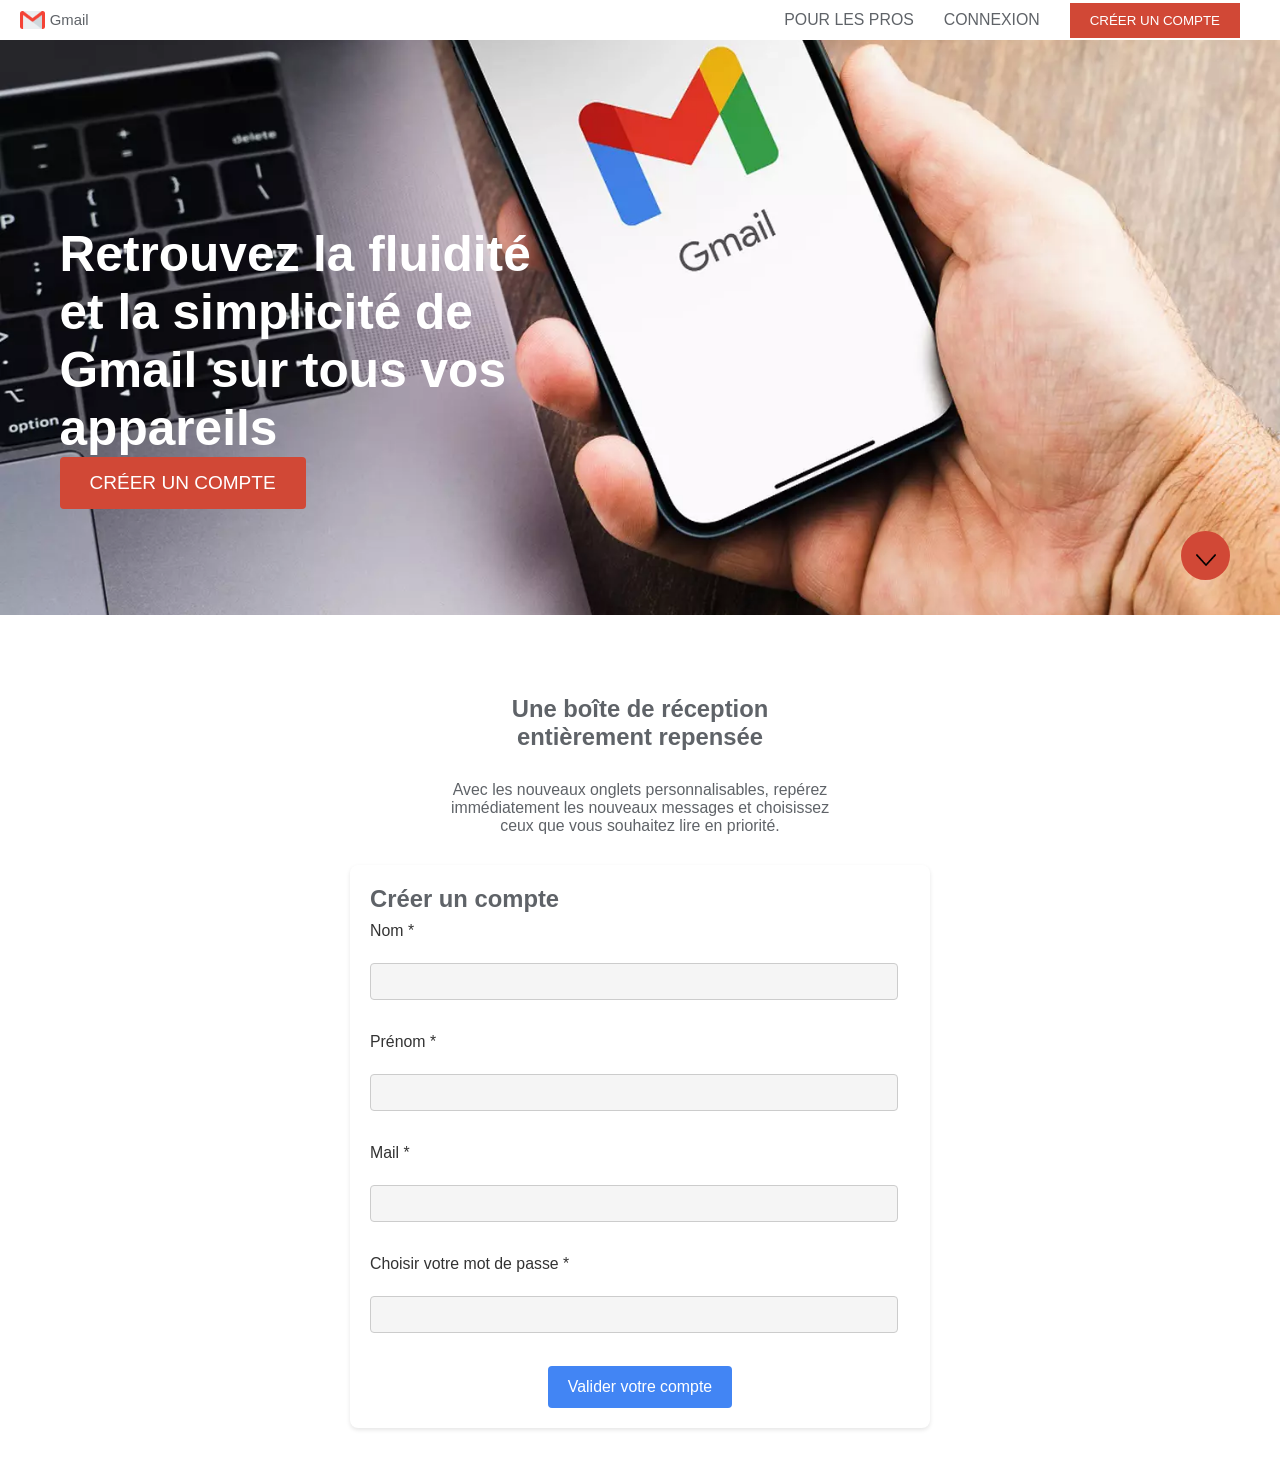
<file: index.html>
<!DOCTYPE html>
<html lang="en">

<head>
    <meta charset="UTF-8">
    <meta name="viewport" content="width=device-width, initial-scale=1.0">
    <title>Connexion - Gmail</title>
    <link rel="stylesheet" href="public/css/style.css">
</head>

<body>
    <header>
        <div class="logo">
            <img src="public/favicon/gmail.png" alt="">
            <span>Gmail</span>
        </div>
        <nav>
            <a href="#">POUR LES PROS</a>
            <a href="file:///C:/Users/lenovo/Desktop/projet-gmail/index2.html">CONNEXION</a>
            <a href="#creer"><button>CRÉER UN COMPTE</button></a>
        </nav>
    </header>
    <main>
        <section class="sec-1">
            <div class="content">
                <h1>Retrouvez la fluidité et la simplicité de Gmail sur tous vos appareils</h1>
                <a href="#creer"><button>CRÉER UN COMPTE</button></a>
            </div>
            <div class="arrow-container">
                <div class="arrow">
                <a href="#creer" ><img src="public/fleche-vers-le-bas.png" alt=""></a>
                </div>
            </div>
        </section>
        <section class="sec-2">
            <div class="content" id="creer">
                <h1>Une boîte de réception entièrement repensée</h1>
                <p>Avec les nouveaux onglets personnalisables, repérez immédiatement les nouveaux messages et choisissez ceux que vous souhaitez lire en priorité.</p>
                <div class="form-container">
                    <h2>Créer un compte</h2>
                    <form>
                        <label for="nom">Nom *</label><br>
                        <input type="text" id="nom" name="nom"><br><br>
    
                        <label for="prenom">Prénom *</label><br>
                        <input type="text" id="prenom" name="prenom"><br><br>
    
                        <label for="mail">Mail *</label><br>
                        <input type="email" id="mail" name="mail"><br><br>
    
                        <label for="motdepasse">Choisir votre mot de passe *</label><br>
                        <input type="password" id="motdepasse" name="motdepasse"><br><br>
    
                        <div class="btn"><button type="submit">Valider votre compte</button></div>
                    </form>
                </div>
            </div>
        </section>
     
    </main>
    <footer></footer>
</body>

</html>
</file>
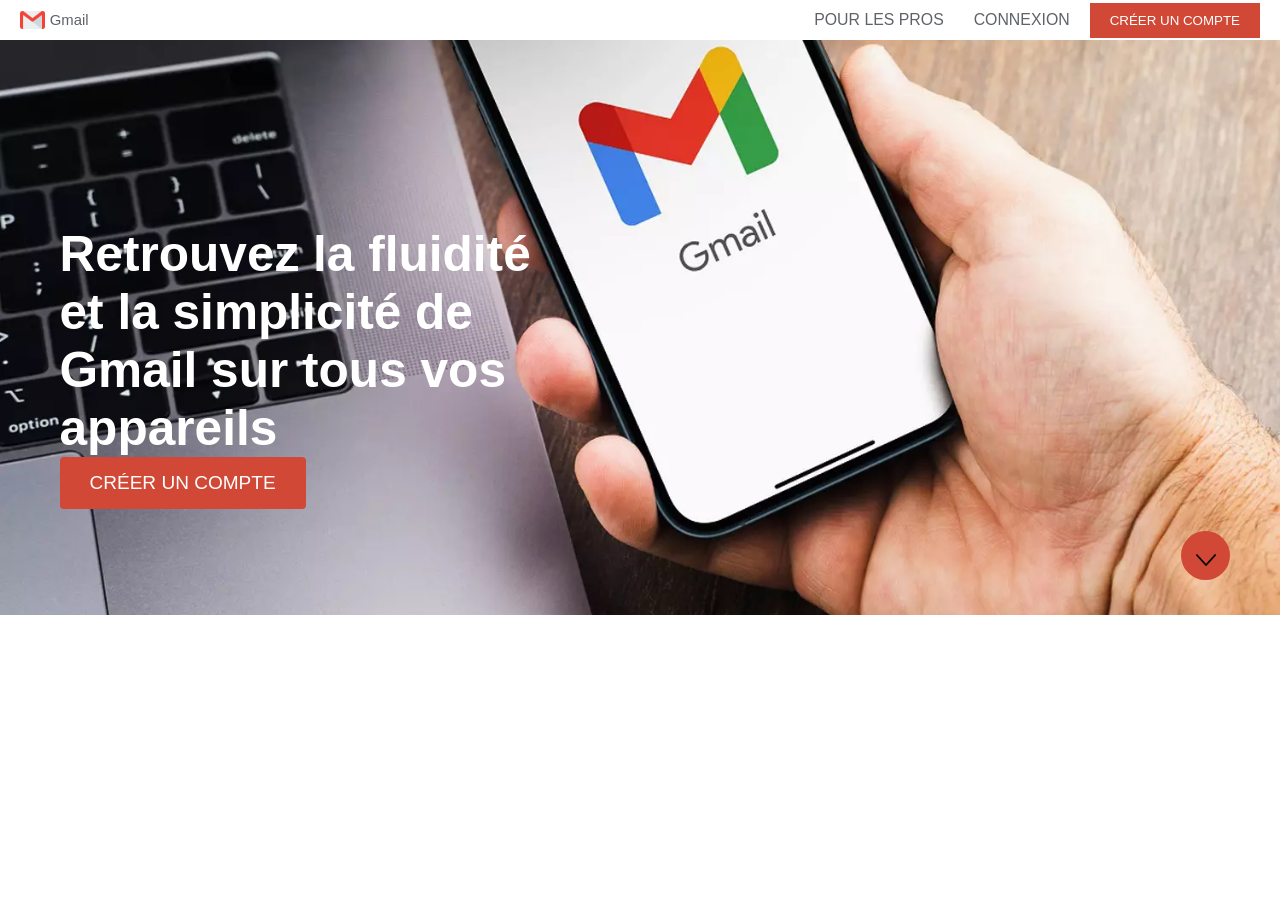
<file: public/index.html>
<!DOCTYPE html>
<html lang="en">
<head>
    <meta charset="UTF-8">
    <meta name="viewport" content="width=device-width, initial-scale=1.0">
    <title>Connexion - Gmail</title>
    <link rel="stylesheet" href="css/style.css">
</head>
<body>
    <header>
        <div class="logo">
            <img src="favicon/gmail.png" alt="">
            <span>Gmail</span>
        </div>
        <nav>
            <a href="#">POUR LES PROS</a>
            <a href="#">CONNEXION</a>
            <button>CRÉER UN COMPTE</button>
        </nav>
    </header>
    <main>
        <section class="sec-1">
            <div class="content">
                <h1>Retrouvez la fluidité et la simplicité de Gmail sur tous vos appareils</h1>
                <button>CRÉER UN COMPTE</button>
            </div>
            <div class="arrow-container">
                <div class="arrow"><img src="fleche-vers-le-bas.png" alt=""></div>
            </div>
        </section>
    </main>
    <footer></footer>
</body>
</html>
</file>
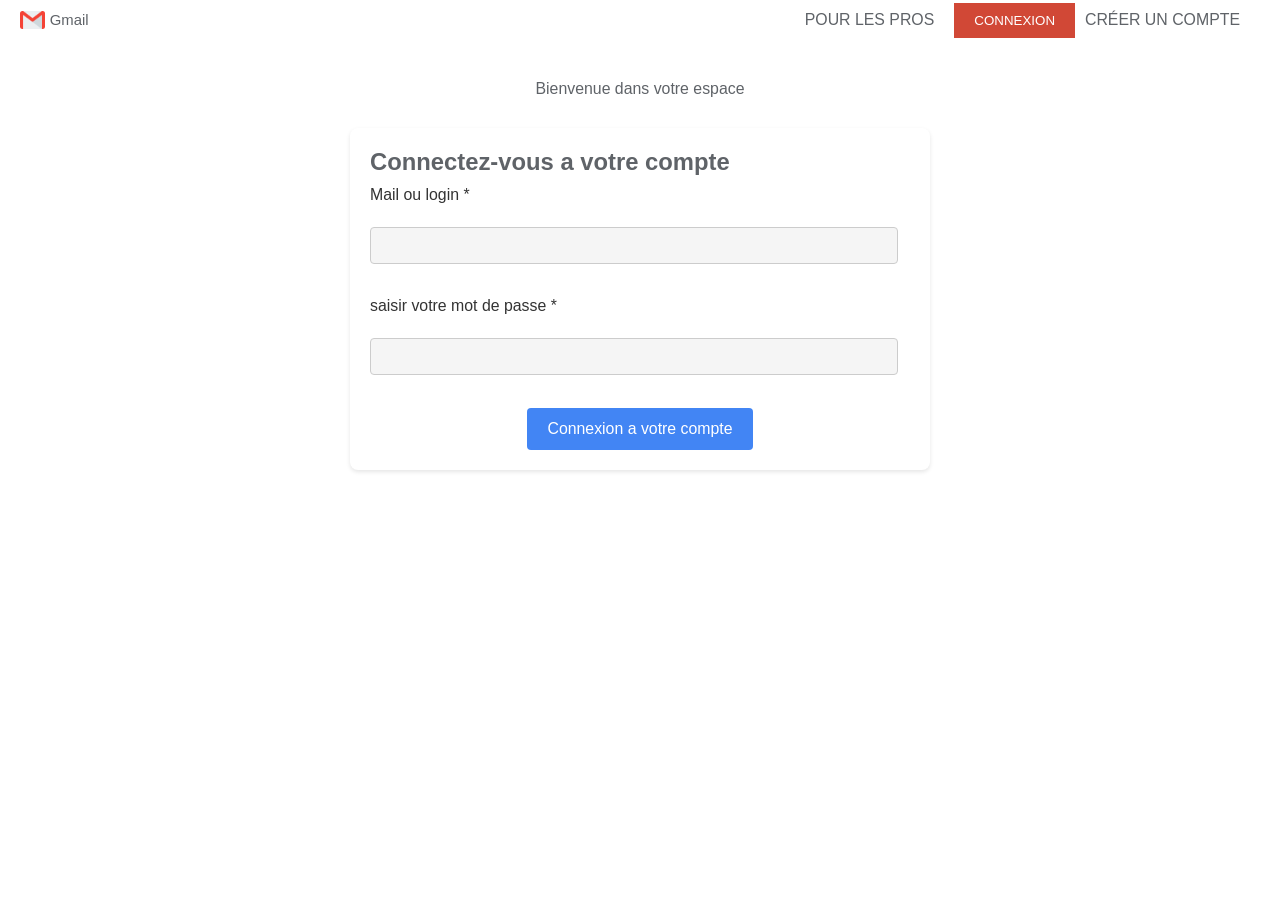
<file: index2.html>
<!DOCTYPE html>
<html lang="en">

<head>
    <meta charset="UTF-8">
    <meta name="viewport" content="width=device-width, initial-scale=1.0">
    <title>Connexion - Gmail</title>
    <link rel="stylesheet" href="public/css/style.css">
</head>

<body>
    <header>
        <div class="logo">
            <img src="public/favicon/gmail.png" alt="">
            <span>Gmail</span>
        </div>
        <nav>
            <a href="#">POUR LES PROS</a>
            <button >CONNEXION</button>
            <a href="file:///C:/Users/lenovo/Desktop/projet-gmail/index.html">CRÉER UN COMPTE</a>
        </nav>
    </header>
    <main>
        <section class="sec-3">
            <div class="content">
                <p>Bienvenue dans votre espace</p>
                <div class="form-container">
                    <h2>Connectez-vous a votre compte</h2>
                    <form>
                        <label for="mail">Mail ou login *</label><br>
                        <input type="email" id="mail" name="mail"><br><br>
    
                        <label for="motdepasse">saisir votre mot de passe *</label><br>
                        <input type="password" id="motdepasse" name="motdepasse"><br><br>
    
                        <div class="btn"><button type="submit">Connexion a votre compte</button></div>
                    </form>
                </div>
            </div>
        </section>
       
        
    </main>
    <footer></footer>
</body>

</html>
</file>
<file: public/css/style.css>
@import url(./reset.css);

header {
    position: fixed;
    top: 0;
    left: 0;
    width: 100%;
    display: flex;
    justify-content: space-between;
    /* Espacement entre le logo et la navigation */
    align-items: center;
    /* Alignement vertical */
    padding: 20px;
    background-color: white;
    height: 2.5rem;
    
}

header .logo img {
    height: 2.5rem;
    /* Ajuste la hauteur du logo */
}

header .logo {
    display: flex;
    align-items: center;
    justify-content: center;
    column-gap: 0.5rem;
}
header .logo span{
    font-size: 1.5rem;
    color:  #5f6368;
}
nav {
    display: flex;
    align-items: center;
}

nav a {
    margin-right: 20px;
    text-decoration: none;
    color: #5f6368;
    /* Couleur du texte de la navigation */
}
nav:nth-child(2) a{
    margin-left: 1rem;
}
nav button {
    background-color: var(--main-color);
    /* Couleur du bouton */
    color: white;
    padding: 10px 20px;
    border: none;
    cursor: pointer;
    height: 100%;
    margin: 0;
}
.sec-1 {
            background-image: url('../bg.webp');
            background-size: cover; /* Ajuste l'image pour couvrir toute la section */
            background-position: center; /* Centre l'image */
            background-repeat: no-repeat; /* Empêche la répétition de l'image */
            height: 50vh; /* Hauteur de la section */
            color: white; /* Couleur du texte */
            text-align: center; /* Centrer le texte */
            display: flex;
            align-items: center;
            justify-content: center;
}
.sec-1{
    height: 62rem;
    padding: 10rem 5rem;
}
.sec-1 .content {
    text-align: left;
    /* Alignement du texte à gauche */
    margin-left: 1rem;
    /* Ajoute un espace entre le texte et l'image */
    margin-top: 12rem;
}

.sec-1 h1 {
    font-size: 5rem;
    /* Taille du titre */
    width: 45%;
}

.sec-1 .content button {
    background-color: #d14836;
    color: white;
    padding: 15px 30px;
    border: none;
    border-radius: 4px;
    cursor: pointer;
    font-size: 1.2em;
}

.sec-1 .image img {
    max-width: 500px;
    /* Empêche l'image de dépasser la largeur */
    height: auto;
}
.arrow-container {
    /* Positionnement fixe par rapport à la fenêtre du navigateur */
    margin-top: 50rem;
    /* Distance par rapport au bas de l'écran */
    right: 1.25rem;
    /* Distance par rapport à la droite de l'écran */
    z-index: 1000;
    /* Assure que la flèche est au-dessus des autres éléments */
    cursor: pointer;
    /* Change le curseur en main au survol */
   

}

.arrow {
    font-size: 2em;
    /* Taille de la flèche */
    color: #000;
    /* Couleur de la flèche */
    /* Styles optionnels pour améliorer l'apparence */
    background-color: #d14836;
    /* Fond blanc semi-transparent */
    padding: 10px;
    border-radius: 50%;
    /* Pour une flèche dans un cercle */
    width: 5rem;
    height: 5rem;
}
.arrow img{
    height: 2rem;
    justify-content: center;
}
.sec-2{
    height: 62rem;
}
.sec-2 .content {
    /* Styles précédents */
    width: 50%;
    /* Ajuste la largeur du contenu */
    margin: 50px auto;
    /* Centre le contenu horizontalement et ajoute une marge en haut */
    padding: 30px;
    display: flex;
    flex-direction: column;
    justify-content: center;
    align-items: center;
    row-gap: 3rem;
}
.sec-2 h1{
    color:  #5f6368;
    width: 50%;
    text-align: center;
}
.sec-2 p{
    color:  #5f6368;
    width: 70%;
    text-align: center;
}

.form-container {
    width: 100%;
    background-color: white;
    padding: 20px;
    border-radius: 8px;
    box-shadow: 0 2px 4px rgba(0, 0, 0, 0.1);
    color: #5f6368;
    /* Légère ombre */
    display: flex;
    flex-direction: column;
    row-gap: 1rem;
}

label {
    display: block;
    /* Affiche les labels sur une nouvelle ligne */
    margin-bottom: 5px;
    color: #333;
    /* Couleur du texte des labels */
}

input[type="text"],
input[type="email"],
input[type="password"] {
    width: calc(100% - 12px);
    /* Ajuste la largeur pour tenir compte du padding */
    padding: 10px;
    border: 1px solid #ccc;
    border-radius: 4px;
    box-sizing: border-box;
    /* Important pour que le padding n'affecte pas la largeur totale */
    margin-bottom: 15px;
    background-color: #f5f5f5;
    /*Couleur de fond des inputs*/
}

input[type="email"]:focus,
input[type="password"]:focus {
    background-color: #fff8dc;
}
.btn{
    display: flex;
    justify-content: center;
}
button[type="submit"] {
    background-color: #4285f4;
    /* Bleu Google */
    color: white;
    padding: 12px 20px;
    border: none;
    border-radius: 4px;
    cursor: pointer;
    font-size: 1em;
}

.sec-3 p{
    color: #5f6368;
}
.sec-3 .content {
    /* Styles précédents */
    width: 50%;
    /* Ajuste la largeur du contenu */
    margin: 50px auto;
    /* Centre le contenu horizontalement et ajoute une marge en haut */
    padding: 30px;
    display: flex;
    flex-direction: column;
    justify-content: center;
    align-items: center;
    row-gap: 3rem;
}
</file>
